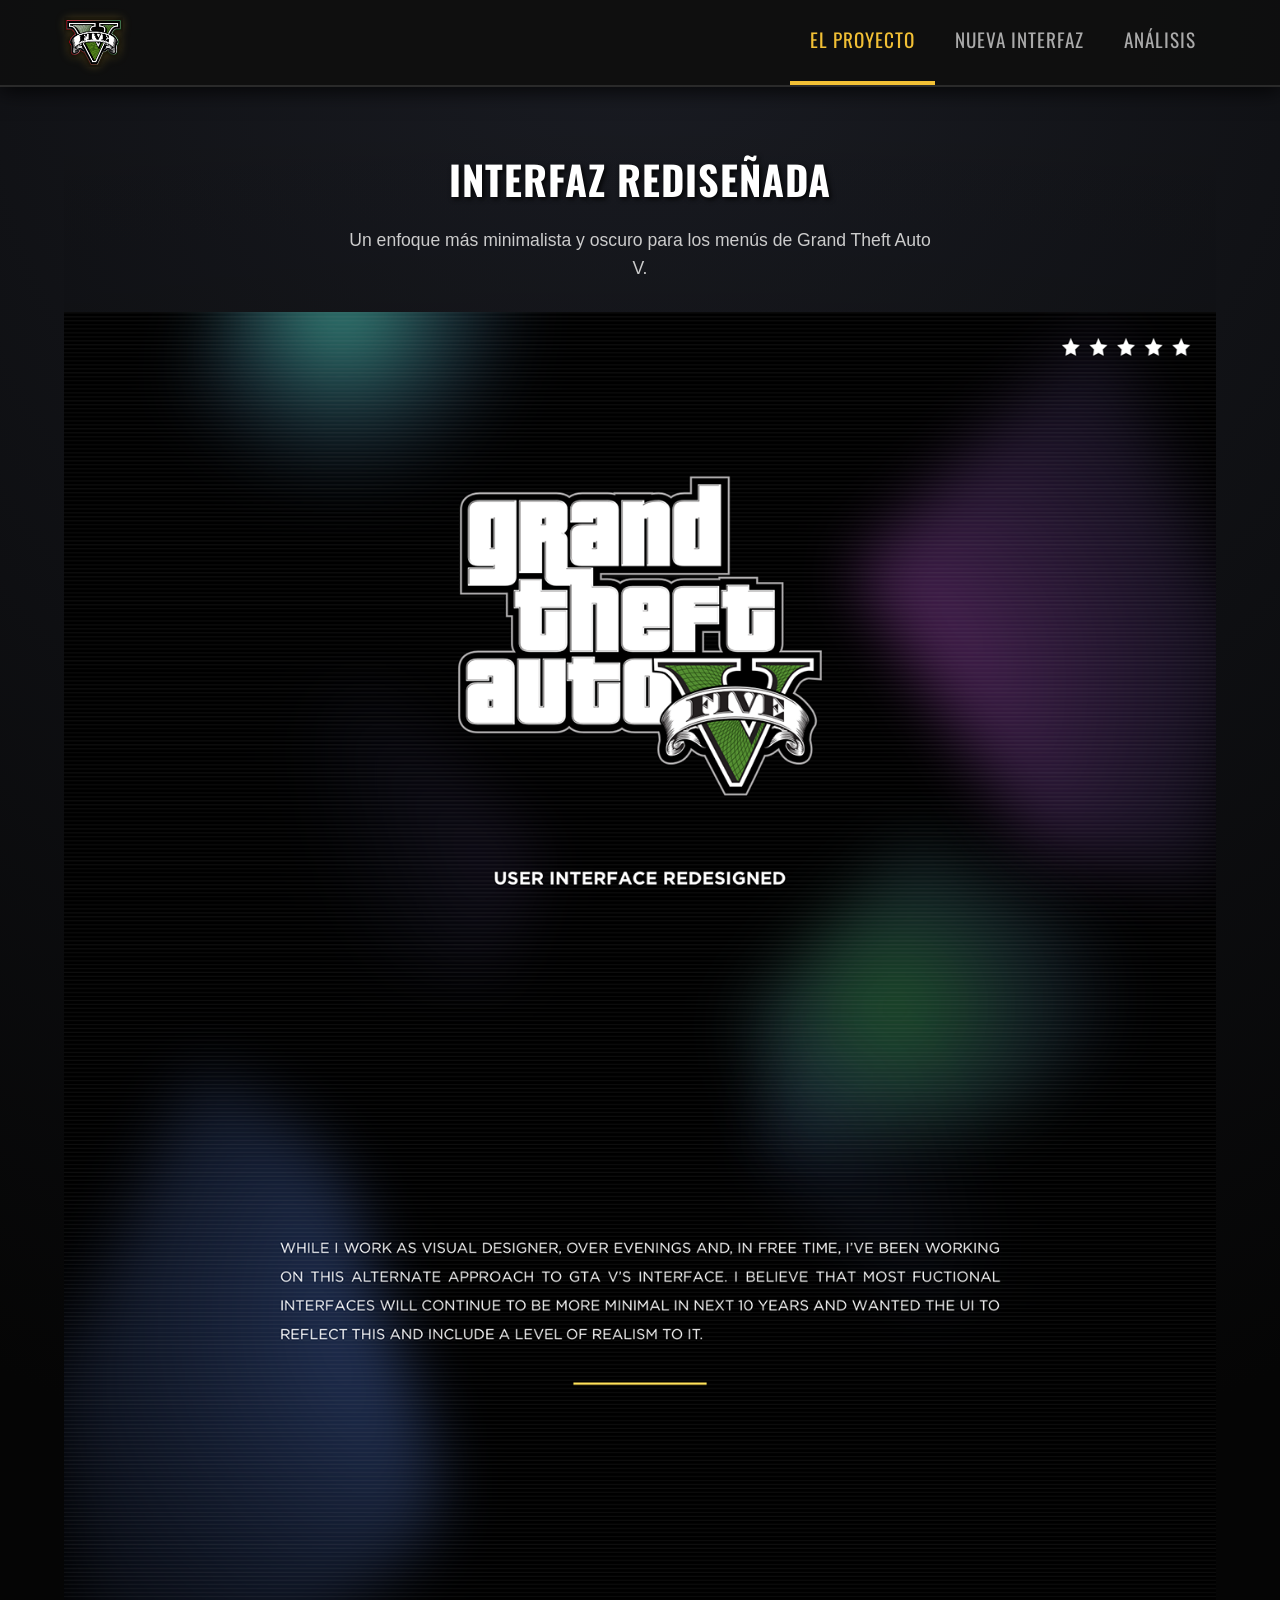
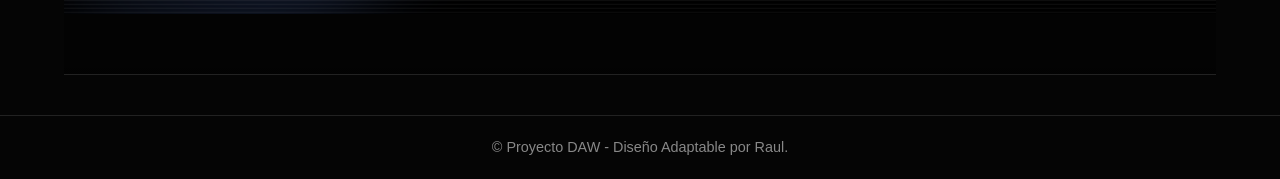
<file: index.html>
<!DOCTYPE html>
<html lang="es">
<head>
  <meta charset="UTF-8">
  <meta name="viewport" content="width=device-width, initial-scale=1.0">
  <title>GTA V | Rediseño UI</title>
  <link rel="icon" href="img/gtV.png" type="image/png">
  <link rel="stylesheet" href="css/estilos.css">
</head>
<body>
 <header class="header">
    <div class="contenedor header__inner">
      <a href="index.html" class="logo">
        <img src="img/gtV.png" alt="Logo GTA V">
      </a>
      
      <input type="checkbox" id="nav-toggle" class="nav-toggle">
      <label for="nav-toggle" class="nav-toggle-label">
        <span></span><span></span><span></span>
      </label>
      
      <nav class="nav">
        <ul class="nav__lista">
          <li><a href="index.html" class="nav__enlace nav__enlace--activo">El Proyecto</a></li>
          <li><a href="galeria.html" class="nav__enlace">Nueva Interfaz</a></li>
          <li><a href="analisis.html" class="nav__enlace">Análisis</a></li>
        </ul>
      </nav>
    </div>
  </header>

  <main>
    <section class="hero contenedor">
      <h1>Interfaz Rediseñada</h1>
      <p>Un enfoque más minimalista y oscuro para los menús de Grand Theft Auto V.</p>
      <img src="img/gtaYletras.png" alt="Portada GTA V UI">
    </section>
  </main>
 <footer class="footer">
  <p>&copy; Proyecto DAW - Diseño Adaptable por Raul.</p>
</footer>
</body>
</html>
</file>
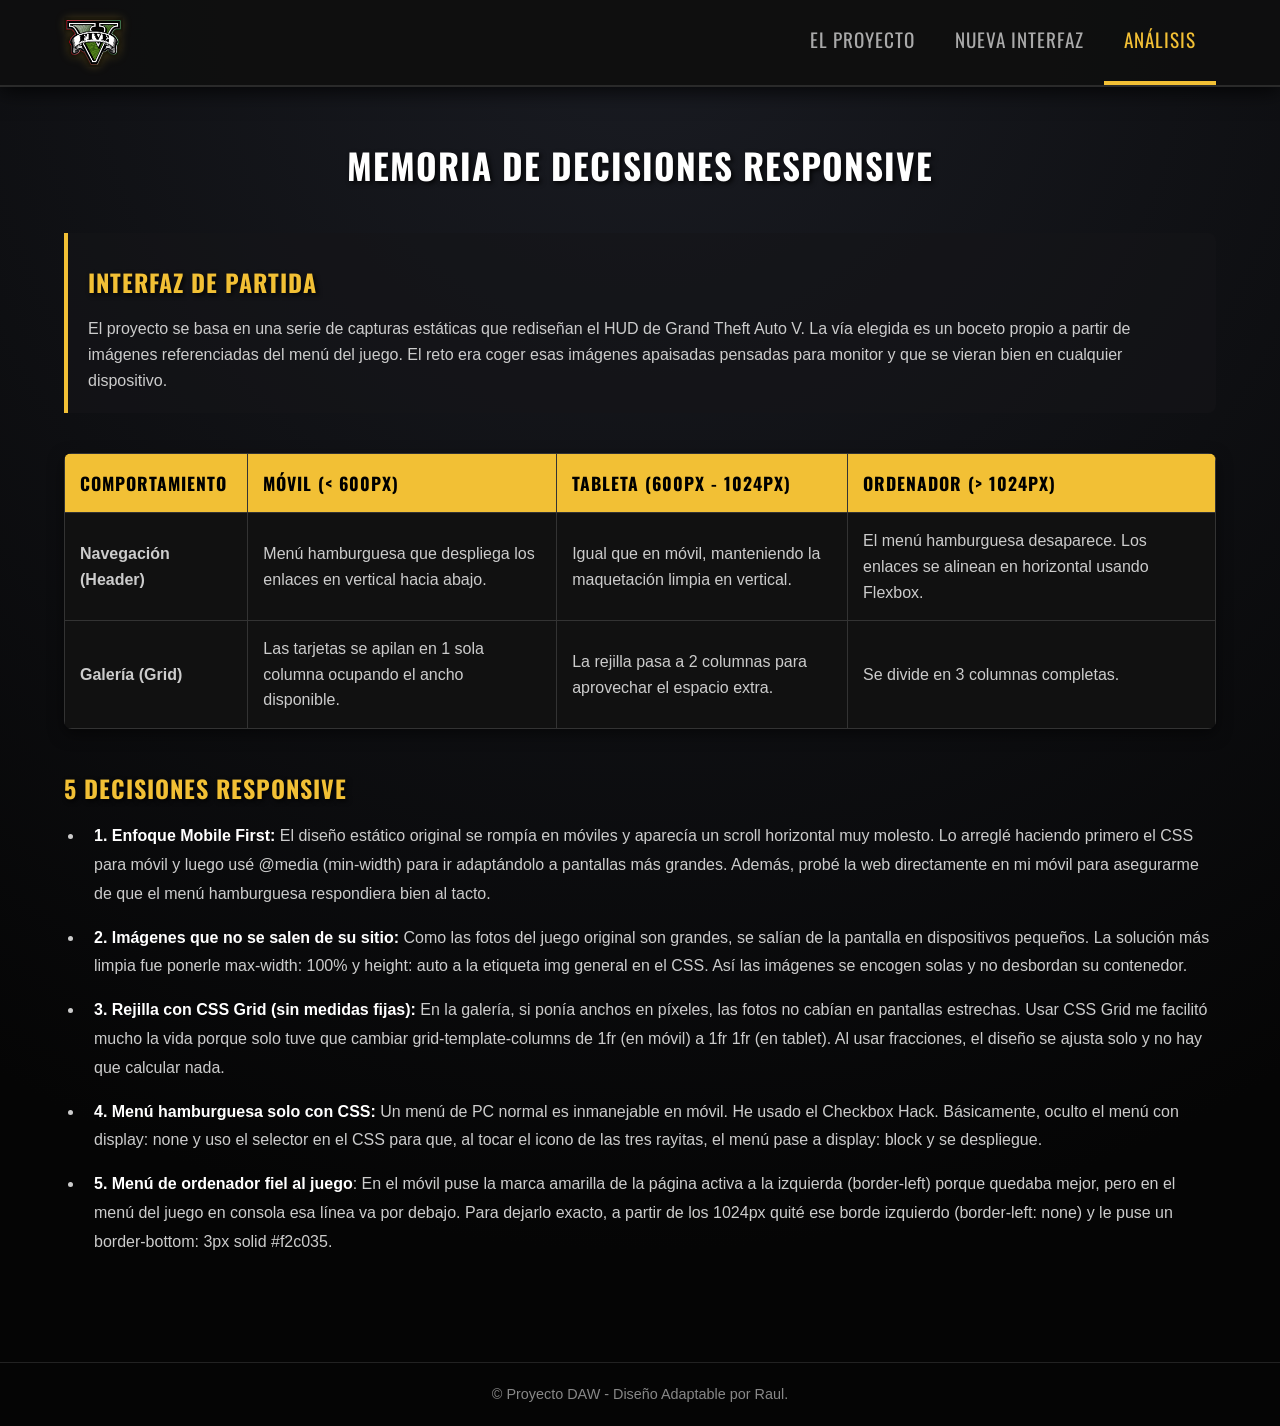
<file: analisis.html>
<!DOCTYPE html>
<html lang="es">
<head>
  <meta charset="UTF-8">
  <meta name="viewport" content="width=device-width, initial-scale=1.0">
  <link rel="icon" href="img/gtV.png" type="image/png">
  <title>Análisis | GTA V</title>
  <link rel="stylesheet" href="css/estilos.css">
</head>
<body>
  <header class="header">
    <div class="contenedor header__inner">
      <a href="index.html" class="logo">
        <img src="img/gtV.png" alt="Logo GTA V">
      </a>
      
      <input type="checkbox" id="nav-toggle" class="nav-toggle">
      <label for="nav-toggle" class="nav-toggle-label">
        <span></span><span></span><span></span>
      </label>
      
      <nav class="nav">
        <ul class="nav__lista">
          <li><a href="index.html" class="nav__enlace">El Proyecto</a></li>
          <li><a href="galeria.html" class="nav__enlace">Nueva Interfaz</a></li>
          <li><a href="analisis.html" class="nav__enlace nav__enlace--activo">Análisis</a></li>
        </ul>
      </nav>
    </div>
  </header>

  <main class="contenedor seccion">
    <h1 class="titulo-principal">Memoria de Decisiones Responsive</h1>

    <div class="analisis-bloque">
      <h2 class="analisis-subtitulo">Interfaz de Partida</h2>
      <p class="analisis-texto">El proyecto se basa en una serie de capturas estáticas que rediseñan el HUD de Grand Theft Auto V. La vía elegida es un boceto propio a partir de imágenes referenciadas del menú del juego. El reto era coger esas imágenes apaisadas pensadas para monitor y que se vieran bien en cualquier dispositivo.</p>
    </div>

    <div class="tabla-contenedor">
      <table class="tabla-analisis">
        <thead>
          <tr>
            <th>Comportamiento</th>
            <th>Móvil (&lt; 600px)</th>
            <th>Tableta (600px - 1024px)</th>
            <th>Ordenador (&gt; 1024px)</th>
          </tr>
        </thead>
        <tbody>
          <tr>
            <td><strong>Navegación (Header)</strong></td>
            <td>Menú hamburguesa que despliega los enlaces en vertical hacia abajo.</td>
            <td>Igual que en móvil, manteniendo la maquetación limpia en vertical.</td>
            <td>El menú hamburguesa desaparece. Los enlaces se alinean en horizontal usando Flexbox.</td>
          </tr>
          <tr>
            <td><strong>Galería (Grid)</strong></td>
            <td>Las tarjetas se apilan en 1 sola columna ocupando el ancho disponible.</td>
            <td>La rejilla pasa a 2 columnas para aprovechar el espacio extra.</td>
            <td>Se divide en 3 columnas completas.</td>
          </tr>
        </tbody>
      </table>
    </div>

    <h2 class="analisis-subtitulo">5 Decisiones Responsive</h2>
  <ul class="lista-decisiones">
    <li><strong>1. Enfoque Mobile First:</strong> El diseño estático original se rompía en móviles y aparecía un scroll horizontal muy molesto. Lo arreglé haciendo primero el CSS para móvil y luego usé @media (min-width) para ir adaptándolo a pantallas más grandes. Además, probé la web directamente en mi móvil para asegurarme de que el menú hamburguesa respondiera bien al tacto.</li>
    <li><strong>2. Imágenes que no se salen de su sitio:</strong> Como las fotos del juego original son grandes, se salían de la pantalla en dispositivos pequeños. La solución más limpia fue ponerle max-width: 100% y height: auto a la etiqueta img general en el CSS. Así las imágenes se encogen solas y no desbordan su contenedor.</li>
    <li><strong>3. Rejilla con CSS Grid (sin medidas fijas):</strong> En la galería, si ponía anchos en píxeles, las fotos no cabían en pantallas estrechas. Usar CSS Grid me facilitó mucho la vida porque solo tuve que cambiar grid-template-columns de 1fr (en móvil) a 1fr 1fr (en tablet). Al usar fracciones, el diseño se ajusta solo y no hay que calcular nada.</li>
    <li><strong>4. Menú hamburguesa solo con CSS:</strong> Un menú de PC normal es inmanejable en móvil. He usado el Checkbox Hack. Básicamente, oculto el menú con display: none y uso el selector en el CSS para que, al tocar el icono de las tres rayitas, el menú pase a display: block y se despliegue.</li>
    <li><strong>5. Menú de ordenador fiel al juego</strong>: En el móvil puse la marca amarilla de la página activa a la izquierda (border-left) porque quedaba mejor, pero en el menú del juego en consola esa línea va por debajo. Para dejarlo exacto, a partir de los 1024px quité ese borde izquierdo (border-left: none) y le puse un border-bottom: 3px solid #f2c035.</li>
</ul>
  </main>
  <footer class="footer">
  <p>&copy; Proyecto DAW - Diseño Adaptable por Raul.</p>
</footer>
</body>
</html>
</file>
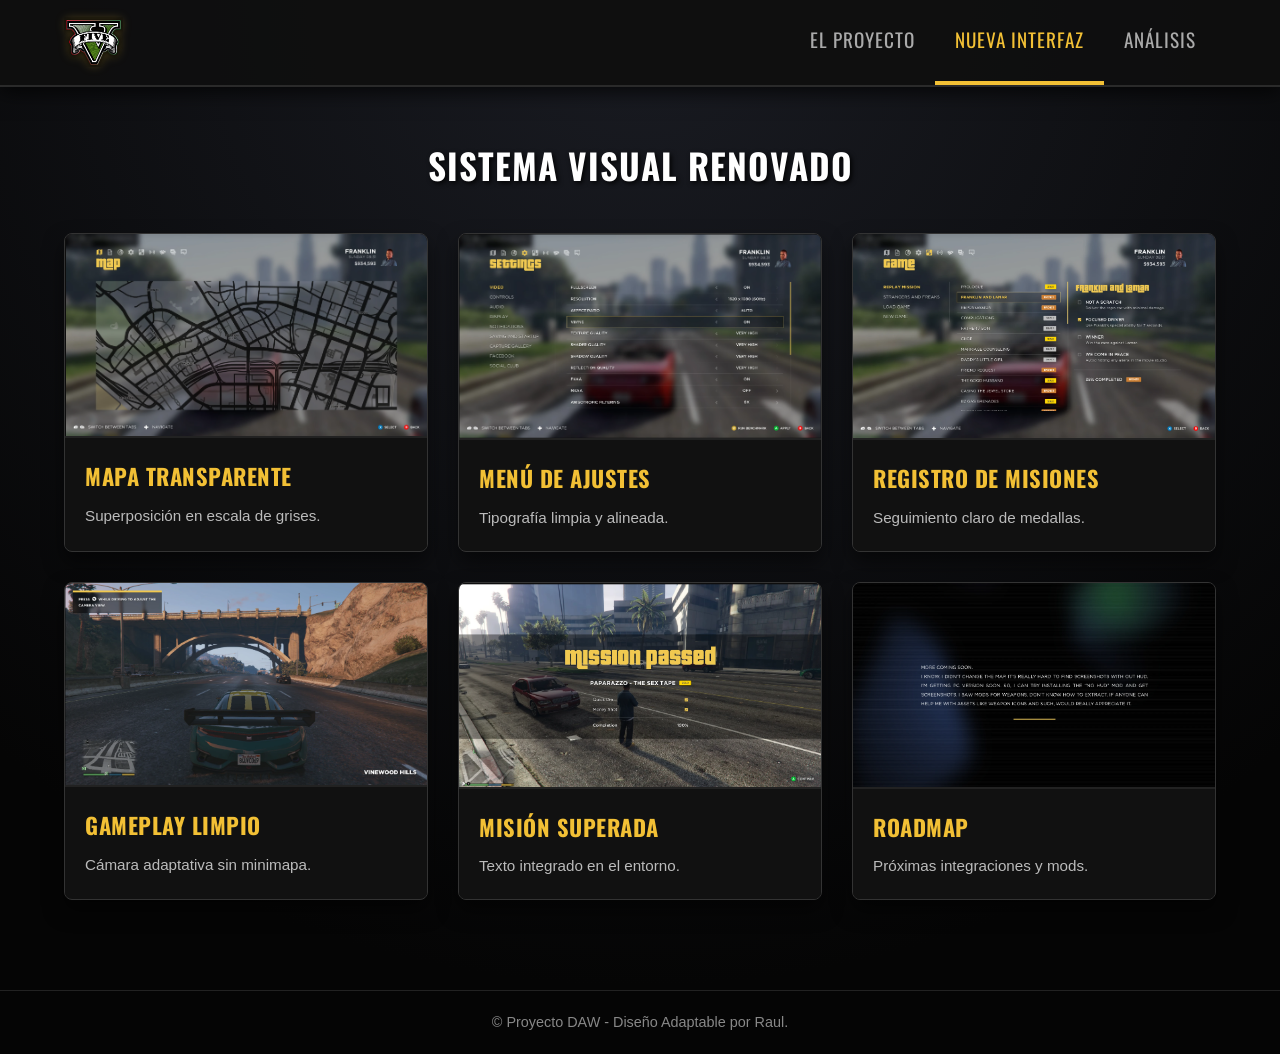
<file: galeria.html>
<!DOCTYPE html>
<html lang="es">
<head>
  <meta charset="UTF-8">
  <meta name="viewport" content="width=device-width, initial-scale=1.0">
  <title>Nueva Interfaz | GTA V</title>
  <link rel="icon" href="img/gtV.png" type="image/png">
  <link rel="stylesheet" href="css/estilos.css">
</head>
<body>
  <header class="header">
    <div class="contenedor header__inner">
      <!-- Nuevo logo con la imagen -->
      <a href="index.html" class="logo">
        <img src="img/gtV.png" alt="Logo GTA V">
      </a>
      
      <input type="checkbox" id="nav-toggle" class="nav-toggle">
      <label for="nav-toggle" class="nav-toggle-label">
        <span></span><span></span><span></span>
      </label>
      
      <nav class="nav">
        <ul class="nav__lista">
          <li><a href="index.html" class="nav__enlace">El Proyecto</a></li>
          <li><a href="galeria.html" class="nav__enlace nav__enlace--activo">Nueva Interfaz</a></li>
          <li><a href="analisis.html" class="nav__enlace">Análisis</a></li>
        </ul>
      </nav>
    </div>
  </header>

  <main class="contenedor seccion">
    <h1 class="titulo-principal">Sistema Visual Renovado</h1>

    <div class="rejilla-galeria">
      <article class="tarjeta-imagen">
        <img src="img/mapa.png" alt="Mapa del juego">
        <div class="tarjeta-imagen__info">
          <h2>Mapa Transparente</h2>
          <p>Superposición en escala de grises.</p>
        </div>
      </article>

      <article class="tarjeta-imagen">
        <img src="img/settings.png" alt="Menú de ajustes">
        <div class="tarjeta-imagen__info">
          <h2>Menú de Ajustes</h2>
          <p>Tipografía limpia y alineada.</p>
        </div>
      </article>

      <article class="tarjeta-imagen">
        <img src="img/game.png" alt="Misiones">
        <div class="tarjeta-imagen__info">
          <h2>Registro de Misiones</h2>
          <p>Seguimiento claro de medallas.</p>
        </div>
      </article>

      <article class="tarjeta-imagen">
        <img src="img/deportivo.png" alt="Conducción">
        <div class="tarjeta-imagen__info">
          <h2>Gameplay Limpio</h2>
          <p>Cámara adaptativa sin minimapa.</p>
        </div>
      </article>

      <article class="tarjeta-imagen">
        <img src="img/mission pased.png" alt="Misión superada">
        <div class="tarjeta-imagen__info">
          <h2>Misión Superada</h2>
          <p>Texto integrado en el entorno.</p>
        </div>
      </article>

      <article class="tarjeta-imagen">
        <img src="img/letras.png" alt="Información extra">
        <div class="tarjeta-imagen__info">
          <h2>Roadmap</h2>
          <p>Próximas integraciones y mods.</p>
        </div>
      </article>
    </div>
  </main>
  <footer class="footer">
  <p>&copy; Proyecto DAW - Diseño Adaptable por Raul.</p>
</footer>
</body>
</html>
</file>
<file: css/estilos.css>
/* Importa la fuente Oswald desde Google Fonts, elegida porque es casi idéntica a la tipografía de los menús reales de GTA V. */
@import url('https://fonts.googleapis.com/css2?family=Oswald:wght@500;700&display=swap');

/* Resetea los valores por defecto del navegador para que los márgenes internos (padding) no sumen ancho extra y descuadren la web. */
* {
  margin: 0;
  padding: 0;
  box-sizing: border-box;
}

/* Configura el comportamiento general: fuente limpia para textos largos, color de texto claro y un fondo oscuro con un degradado sutil en el centro. */
body {
  font-family: 'Segoe UI', Tahoma, Geneva, Verdana, sans-serif;
  background-color: #050505;
  background-image: radial-gradient(circle at 50% 0%, #1a1c23 0%, #050505 80%);
  color: #dddddd;
  line-height: 1.6;
  min-height: 100vh;
}

/* Quita el subrayado de los enlaces y hace que hereden el color del texto que los rodea. */
a {
  text-decoration: none;
  color: inherit;
}

/* Hace que todas las imágenes sean responsivas, impidiendo que desborden su caja pero manteniendo sus proporciones. */
img {
  max-width: 100%;
  height: auto;
  display: block;
}

/* Crea una caja central invisible que limita el ancho de la web a 1200px para que no se estire demasiado en pantallas gigantes. */
.contenedor {
  width: 90%;
  max-width: 1200px;
  margin: 0 auto;
}

/* Diseña la barra de navegación: la hace semitransparente, le pone una sombra y la fija arriba (sticky) al hacer scroll. */
.header {
  background-color: rgba(15, 15, 15, 0.95);
  border-bottom: 2px solid #2a2a2a;
  box-shadow: 0 4px 20px rgba(0, 0, 0, 0.8);
  position: sticky;
  top: 0;
  z-index: 1000;
}

/* Usa Flexbox para alinear el logo a la izquierda y el botón del menú a la derecha en la misma línea. */
.header__inner {
  display: flex;
  justify-content: space-between;
  align-items: center;
  min-height: 70px;
}

/* Prepara el contenedor del logo y le da un efecto de latido y un brillo amarillo al pasar el ratón. */
.logo {
  display: flex;
  align-items: center;
}
.logo img {
  height: 50px;
  width: auto;
  filter: drop-shadow(0 0 5px rgba(242, 192, 53, 0.3));
  transition: transform 0.3s ease;
}
.logo img:hover {
  transform: scale(1.05);
}

/* Oculta el checkbox real del HTML, ya que para abrir el menú usaremos su "label" vinculado. */
.nav-toggle {
  display: none;
}

/* Da forma al botón del menú hamburguesa interactivo, poniéndole un fondo oscuro que cambia a amarillo al tocarlo. */
.nav-toggle-label {
  cursor: pointer;
  padding: 10px;
  background-color: #1a1c23;
  border: 1px solid #333;
  border-radius: 4px;
  transition: background-color 0.2s;
}
.nav-toggle-label:hover {
  background-color: #f2c035;
}

/* Dibuja las tres rayitas horizontales que forman el icono de hamburguesa. */
.nav-toggle-label span {
  display: block;
  width: 25px;
  height: 3px;
  background-color: #ffffff;
  margin-bottom: 4px;
  transition: background-color 0.2s;
}
.nav-toggle-label:hover span {
  background-color: #000000;
}

/* Oculta el menú por defecto y lo posiciona absoluto para que no rompa el Flexbox del header en móvil. */
.nav {
  display: none;
  position: absolute;
  top: 100%;
  left: 0;
  width: 100%;
  background-color: rgba(15, 15, 15, 0.98);
  border-bottom: 2px solid #2a2a2a;
  box-shadow: 0 15px 20px rgba(0,0,0,0.8);
}

.nav__lista {
  list-style: none;
}

/* Estiliza los enlaces del menú usando la fuente Rockstar, mayúsculas y bordes separadores. */
.nav__enlace {
  display: block;
  padding: 15px 5%;
  font-family: 'Oswald', sans-serif;
  font-size: 1.2rem;
  letter-spacing: 1px;
  text-transform: uppercase;
  color: #aaaaaa;
  border-bottom: 1px solid #222222;
  transition: all 0.3s ease;
}

/* "Checkbox Hack": Le dice a CSS que cuando el input oculto esté marcado, muestre el menú hermano. */
.nav-toggle:checked ~ .nav {
  display: block;
}

/* Resalta el enlace activo o al que pasamos el ratón añadiendo un borde amarillo a la izquierda. */
.nav__enlace--activo,
.nav__enlace:hover {
  color: #ffffff;
  background-color: rgba(242, 192, 53, 0.1);
  border-left: 4px solid #f2c035;
  padding-left: calc(5% + 10px);
}

/* Da un margen vertical genérico para separar de forma limpia las diferentes secciones de la web. */
.seccion {
  padding: 50px 0;
}

/* Define el área principal (Hero) con el texto centrado y un degradado que funde la caja con el fondo general. */
.hero {
  text-align: center;
  padding: 60px 0;
  border-bottom: 1px solid #222222;
  background: linear-gradient(to bottom, transparent, rgba(0,0,0,0.5));
}

/* Aplica la tipografía de los juegos de Rockstar a todos los títulos importantes, con una sombra negra para dar volumen. */
.hero h1, .titulo-principal, .analisis-subtitulo {
  font-family: 'Oswald', sans-serif;
  font-weight: 700;
  text-transform: uppercase;
  letter-spacing: 1px;
  color: #ffffff;
  text-shadow: 2px 2px 5px rgba(0, 0, 0, 0.9);
}

/* Ajusta tamaños y espaciados de los textos descriptivos para que no se peguen a los bordes. */
.hero h1 { font-size: 2.5rem; margin-bottom: 15px; }
.hero p { color: #cccccc; font-size: 1.1rem; margin-bottom: 30px; max-width: 600px; margin-inline: auto; }
.titulo-principal { text-align: center; font-size: 2.2rem; margin-bottom: 40px; }

/* Inicia CSS Grid para la galería. Empieza con 1 sola columna por defecto (Mobile First). */
.rejilla-galeria {
  display: grid;
  grid-template-columns: 1fr;
  gap: 30px;
}

/* Diseña las tarjetas de las imágenes y crea un efecto de "levitación" y cambio de color al pasar el cursor. */
.tarjeta-imagen {
  background-color: #111;
  border: 1px solid #333;
  border-radius: 8px;
  overflow: hidden;
  box-shadow: 0 10px 20px rgba(0,0,0,0.5);
  transition: transform 0.3s ease, border-color 0.3s ease, box-shadow 0.3s ease;
}
.tarjeta-imagen:hover {
  transform: translateY(-8px);
  border-color: #f2c035;
  box-shadow: 0 15px 30px rgba(242, 192, 53, 0.15);
}

/* Realiza un zoom muy suave a la fotografía del interior de la tarjeta cuando hacemos hover en ella. */
.tarjeta-imagen img {
  border-bottom: 2px solid #222;
  transition: transform 0.5s ease;
}
.tarjeta-imagen:hover img {
  transform: scale(1.03);
}

/* Da formato a los textos explicativos de las fotos, protegiéndolos para que la foto no los tape al hacer zoom. */
.tarjeta-imagen__info {
  padding: 20px;
  position: relative;
  z-index: 2;
  background-color: #111;
}
.tarjeta-imagen__info h2 {
  font-family: 'Oswald', sans-serif;
  color: #f2c035;
  font-size: 1.4rem;
  margin-bottom: 10px;
  text-transform: uppercase;
  letter-spacing: 0.5px;
}
.tarjeta-imagen__info p {
  color: #bbbbbb;
  font-size: 0.95rem;
}

/* Estilos de la página de Análisis: cajas de texto con un borde lateral amarillo para enmarcar las explicaciones. */
.analisis-bloque {
  margin-bottom: 40px;
  background-color: rgba(20, 21, 24, 0.6);
  padding: 20px;
  border-left: 4px solid #f2c035;
  border-radius: 0 8px 8px 0;
}
.analisis-subtitulo { margin-top: 10px; margin-bottom: 15px; color: #f2c035; }
.analisis-texto { color: #cccccc; }

/* Diseña la tabla de la memoria y la encierra en un contenedor con "overflow" para permitir scroll en móviles pequeños. */
.tabla-contenedor {
  overflow-x: auto; 
  box-shadow: 0 5px 15px rgba(0,0,0,0.5);
  border-radius: 8px;
  margin-bottom: 40px;
}
.tabla-analisis {
  width: 100%;
  border-collapse: collapse;
}
.tabla-analisis th, .tabla-analisis td {
  border: 1px solid #333333;
  padding: 15px;
  text-align: left;
}
.tabla-analisis th {
  background-color: #f2c035;
  color: #000000;
  font-family: 'Oswald', sans-serif;
  font-size: 1.1rem;
  letter-spacing: 1px;
  text-transform: uppercase;
}
.tabla-analisis td {
  background-color: #111;
  color: #cccccc;
}

/* Formatea la lista de decisiones del análisis con viñetas limpias y destaca palabras clave en blanco puro. */
.lista-decisiones { color: #cccccc; margin-left: 20px; line-height: 1.8; }
.lista-decisiones li { margin-bottom: 15px; padding-left: 10px; }
.lista-decisiones strong { color: #ffffff; }

/* Da formato al pie de página centrando el texto, reduciendo su tamaño y color para quitarle jerarquía, y separándolo del contenido principal con márgenes y una línea. */
.footer {
  text-align: center;
  padding: 20px;
  border-top: 1px solid #222222;
  margin-top: 40px;
  color: #888888; 
  font-size: 0.9rem;
}

/* A partir de 600px (Tabletas): Cambia el Layout de la galería para que quepan dos imágenes por fila. */
@media (min-width: 600px) {
  .rejilla-galeria {
    grid-template-columns: 1fr 1fr;
  }
}

/* A partir de 1024px (Ordenadores): Pasa la galería a tres columnas y transforma todo el menú hamburguesa en un menú de cabecera clásico. */
@media (min-width: 1024px) {
  .rejilla-galeria {
    grid-template-columns: 1fr 1fr 1fr;
  }

  /* Oculta el icono de hamburguesa, ya que en ordenador el menú siempre es visible. */
  .nav-toggle-label {
    display: none;
  }
  
 /* El menú deja de ser desplegable vertical, recupera su posición estática y pasa a usar Flexbox para estar en línea. */
  .nav {
    display: block;
    position: static; /* Devuelve el menú a la estructura normal (anulando el absolute del móvil) */
    width: auto;
    background-color: transparent;
    border-bottom: none; /* Quita el borde inferior del menú móvil */
    box-shadow: none; /* Quita la sombra del menú móvil */
  }

  .nav__lista {
    display: flex;
  }
  
  /* Quita el resaltado lateral de móvil y prepara el enlace para la barra inferior. */
  .nav__enlace {
    border-bottom: 3px solid transparent;
    border-left: none;
    padding: 25px 20px;
  }
  
  /* El enlace activo (o en hover) ahora muestra un borde inferior grueso color amarillo, imitando las pestañas de consola. */
  .nav__enlace--activo,
  .nav__enlace:hover {
    border-left: none; 
    background-color: transparent; 
    border-bottom: 4px solid #f2c035;
    padding-left: 20px;
    color: #f2c035; 
  }
}
</file>
